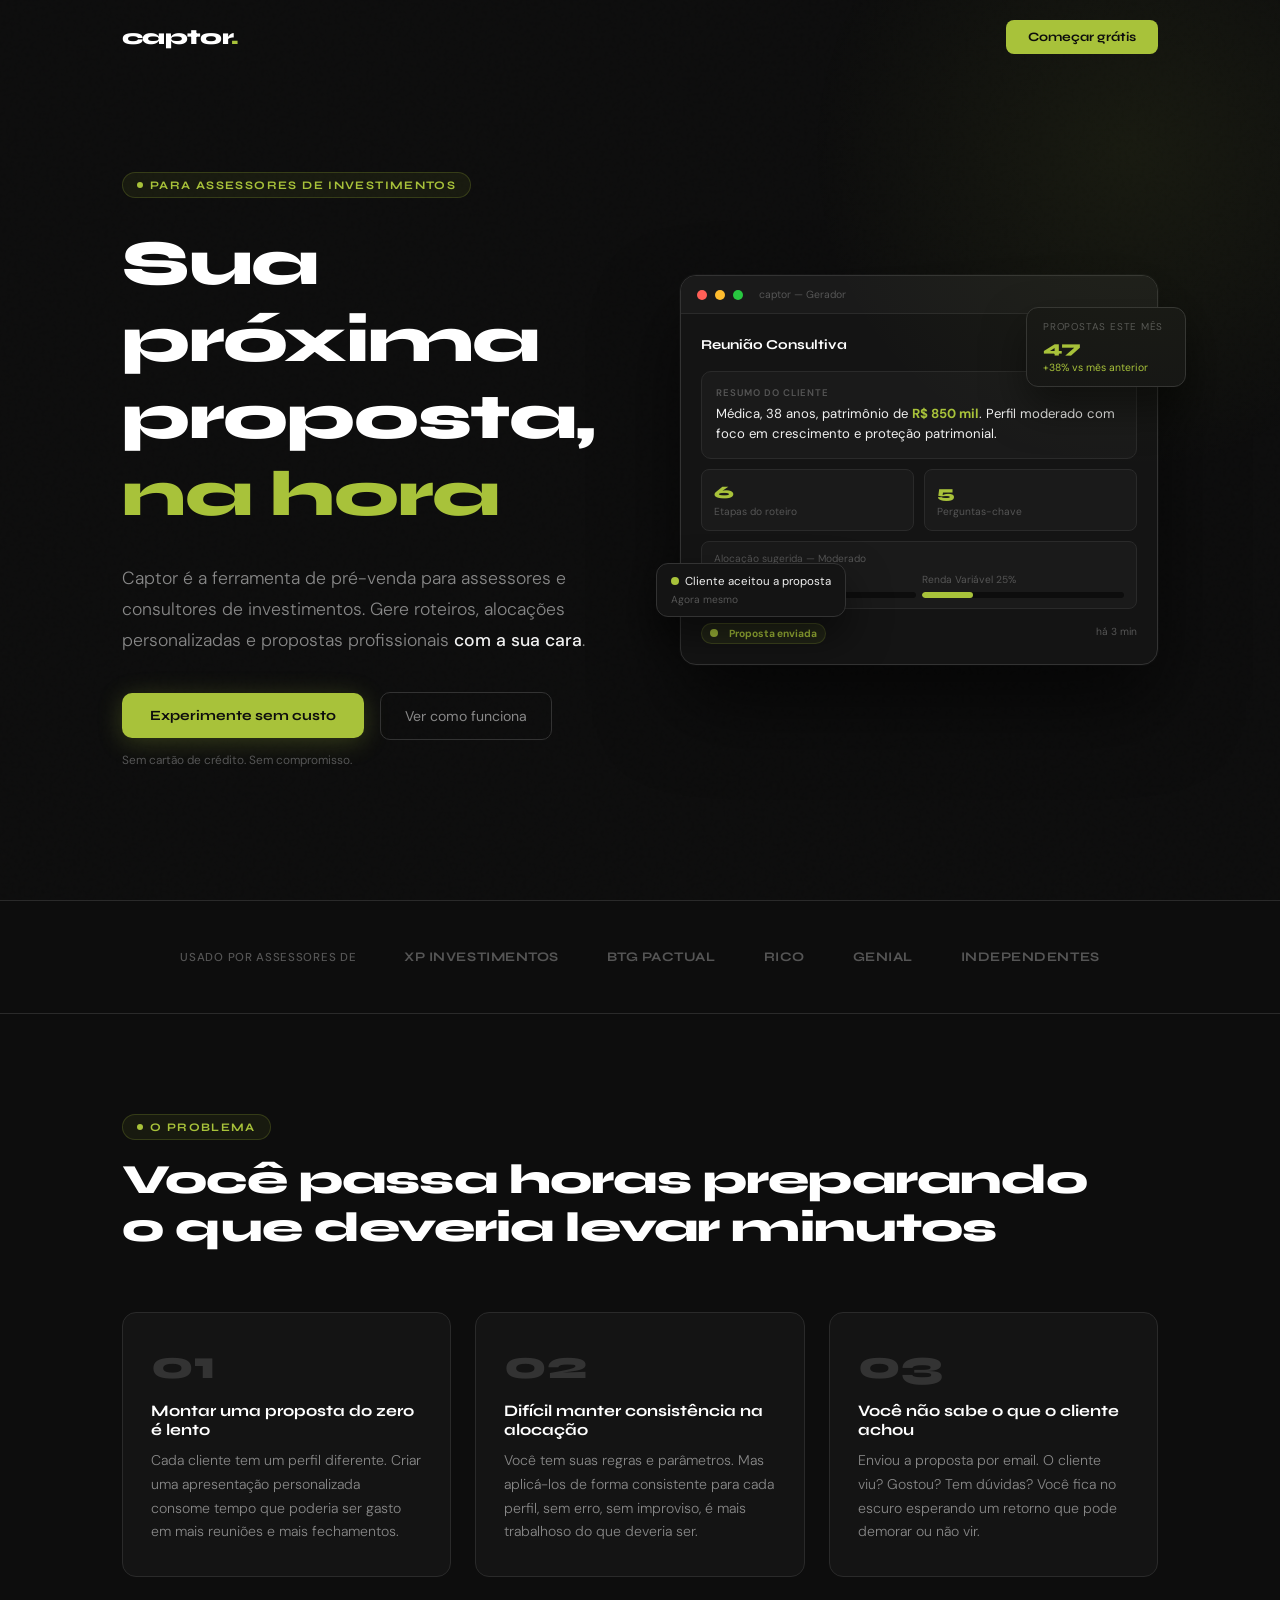
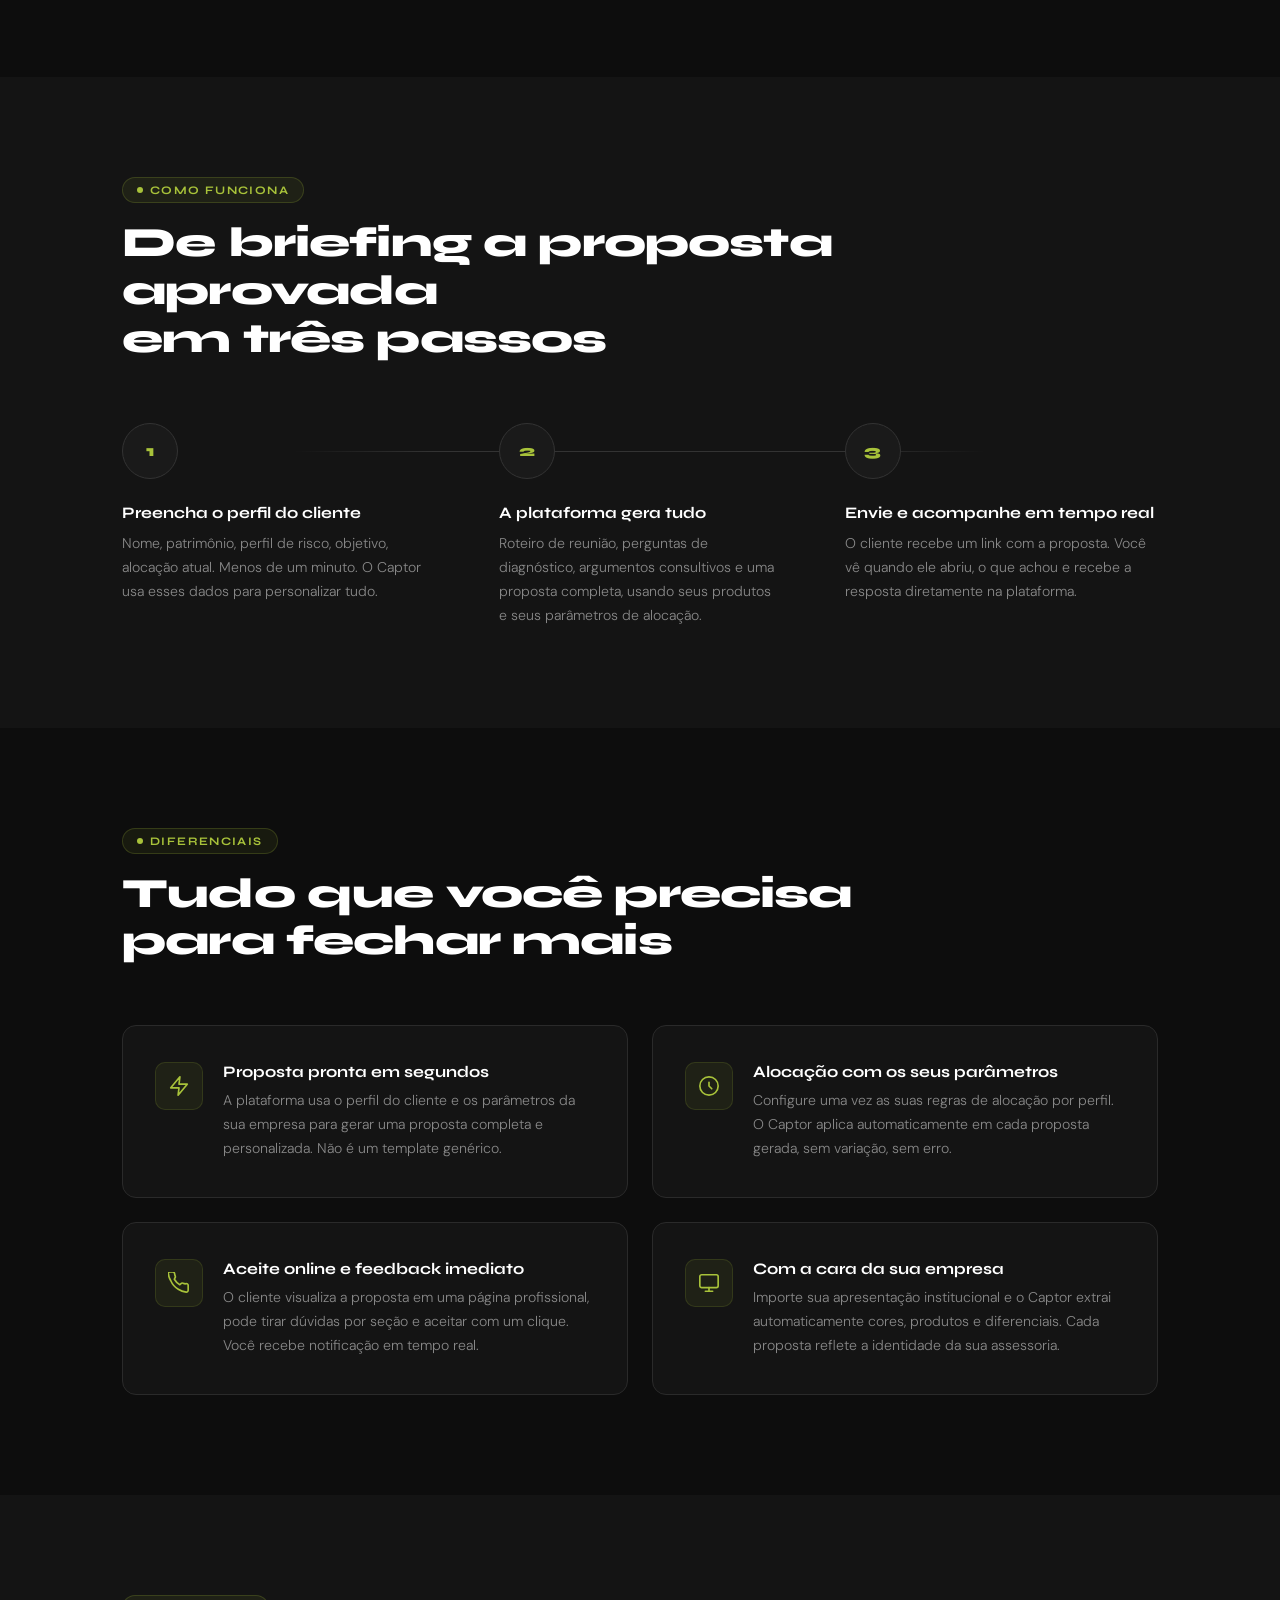
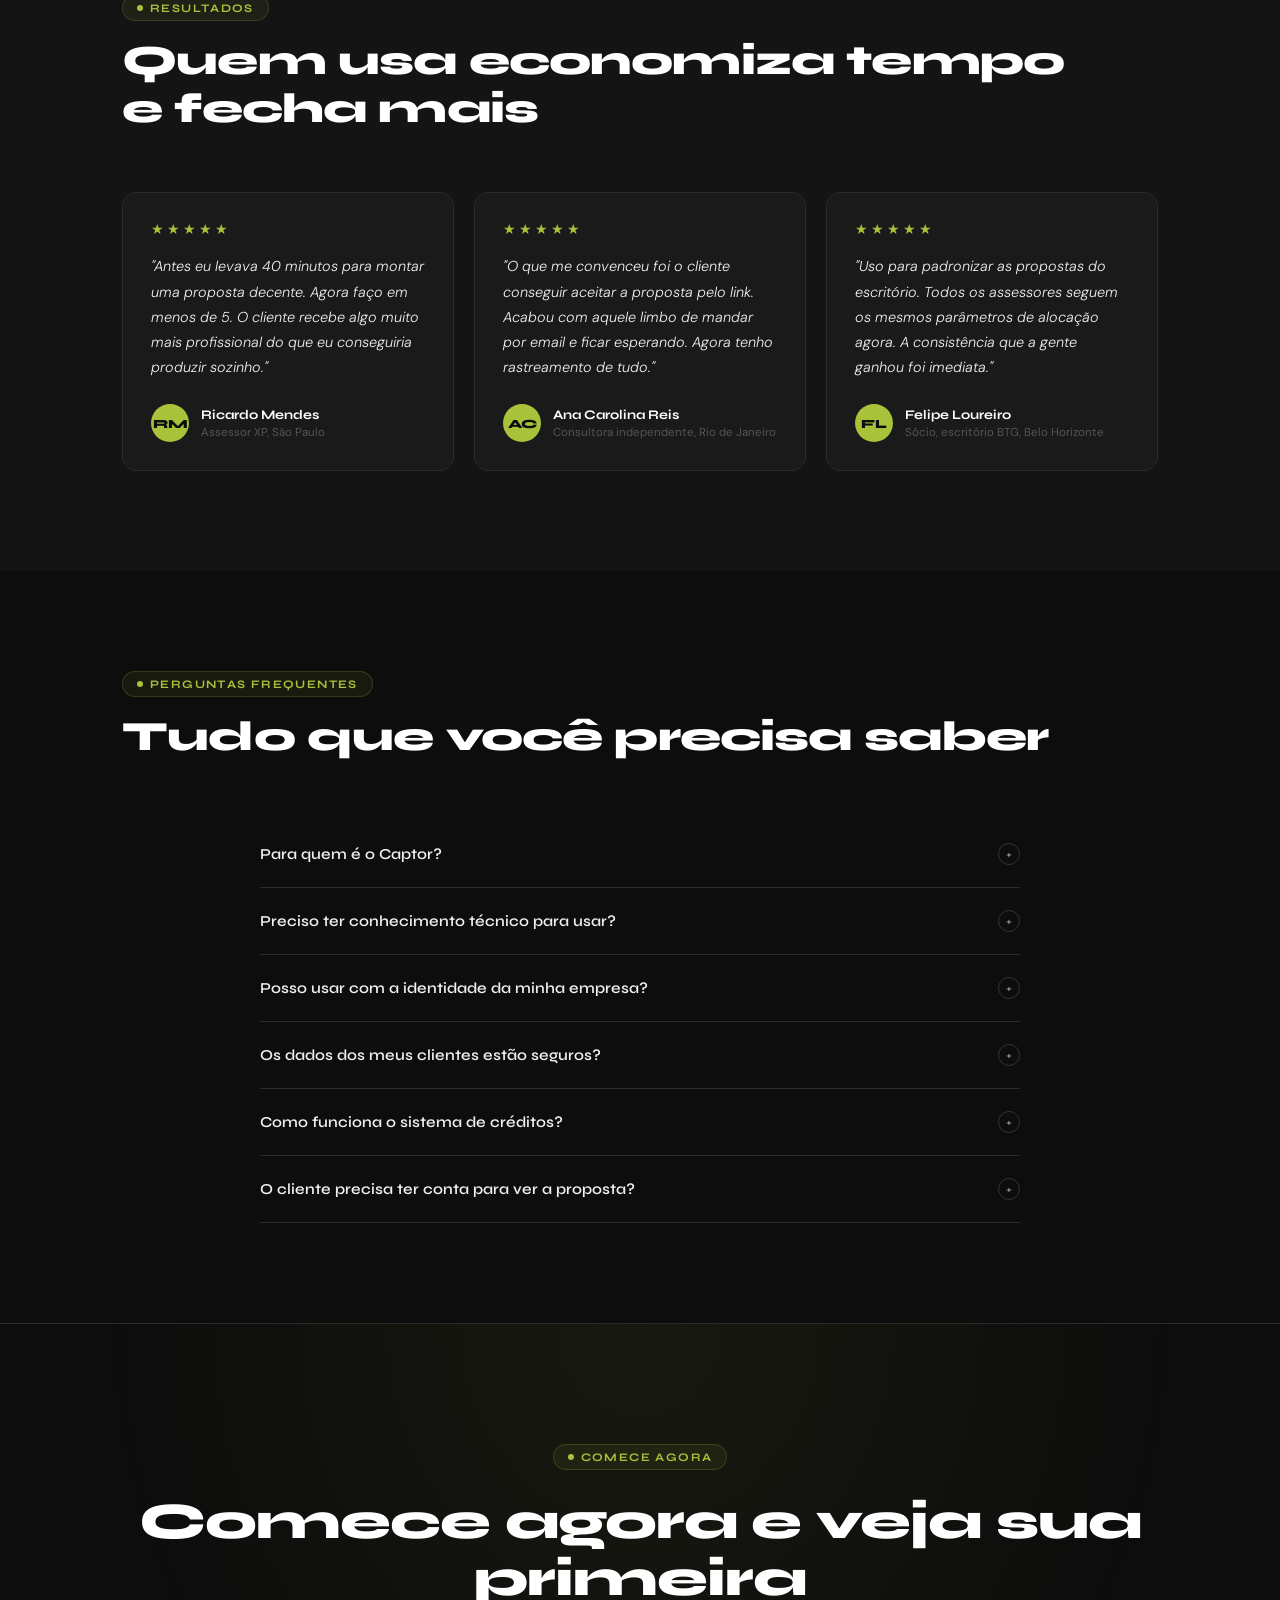
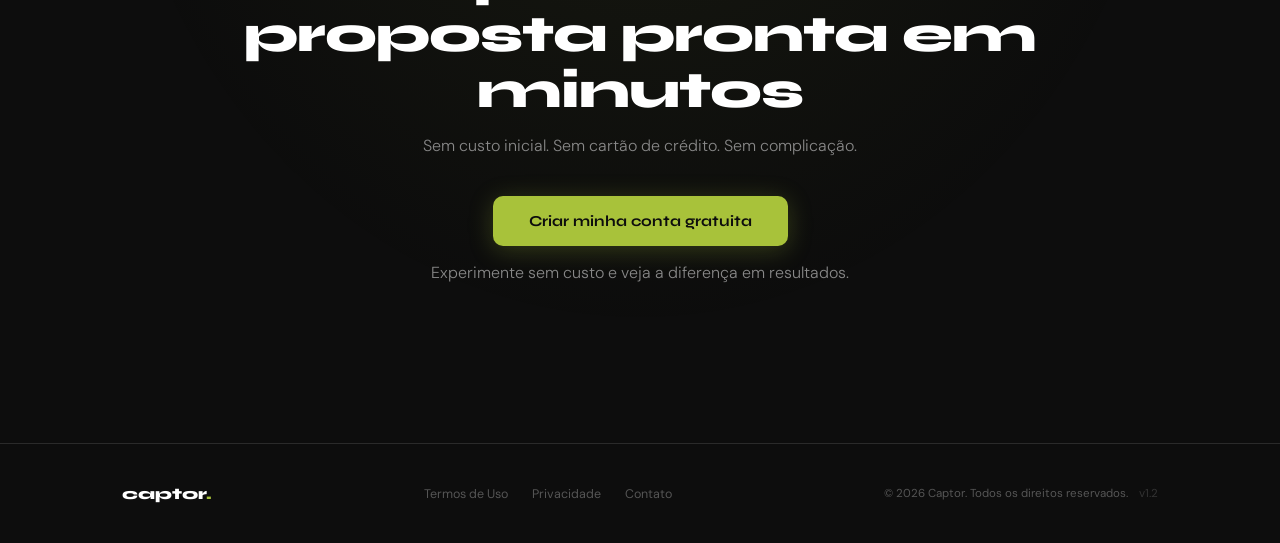
<file: lp.html>
<!DOCTYPE html>
<html lang="pt-BR">
<head>
<meta charset="UTF-8">
<meta name="viewport" content="width=device-width, initial-scale=1.0">
<title>Captor — Propostas de investimento em segundos</title>
<link rel="icon" type="image/x-icon" href="favicon.ico">
<link rel="preconnect" href="https://fonts.googleapis.com">
<link href="https://fonts.googleapis.com/css2?family=Syne:wght@400;600;700;800&family=DM+Sans:ital,wght@0,300;0,400;0,500;1,300&display=swap" rel="stylesheet">
<style>
/* ── RESET & BASE ── */
*{box-sizing:border-box;margin:0;padding:0}
:root{
  --bg:#0d0d0d;
  --bg2:#141414;
  --bg3:#1a1a1a;
  --bg4:#222;
  --border:#2a2a2a;
  --border2:#333;
  --lime:#a8c23a;
  --lime2:#bdd44a;
  --lime3:#c8e050;
  --lime-dim:rgba(168,194,58,.08);
  --lime-glow:rgba(168,194,58,.18);
  --text:#f0f0f0;
  --muted:#888;
  --dim:#555;
  --white:#fff;
  /* BRAND NAME — change here only */
  --brand:"Captor";
}
html{scroll-behavior:smooth;font-size:16px}
body{
  font-family:'DM Sans',sans-serif;
  background:var(--bg);
  color:var(--text);
  -webkit-font-smoothing:antialiased;
  overflow-x:hidden;
}
h1,h2,h3,h4{font-family:'Syne',sans-serif;letter-spacing:-.02em}
a{color:inherit;text-decoration:none}

/* ── NOISE TEXTURE OVERLAY ── */
body::before{
  content:'';
  position:fixed;inset:0;z-index:0;
  background-image:url("data:image/svg+xml,%3Csvg viewBox='0 0 256 256' xmlns='http://www.w3.org/2000/svg'%3E%3Cfilter id='noise'%3E%3CfeTurbulence type='fractalNoise' baseFrequency='0.9' numOctaves='4' stitchTiles='stitch'/%3E%3C/filter%3E%3Crect width='100%25' height='100%25' filter='url(%23noise)' opacity='0.04'/%3E%3C/svg%3E");
  pointer-events:none;opacity:.4;
}
section,nav,footer{position:relative;z-index:1}

/* ── UTILS ── */
.container{max-width:1100px;margin:0 auto;padding:0 32px}
.tag{
  display:inline-flex;align-items:center;gap:7px;
  background:var(--lime-dim);border:1px solid rgba(168,194,58,.2);
  color:var(--lime);font-family:'Syne',sans-serif;font-size:.72rem;
  font-weight:700;letter-spacing:.12em;text-transform:uppercase;
  padding:5px 14px;border-radius:20px;
}
.tag::before{content:'';width:6px;height:6px;border-radius:50%;background:var(--lime);display:inline-block}

/* ── NAV ── */
nav{
  position:fixed;top:0;left:0;right:0;z-index:100;
  padding:20px 0;
  transition:background .3s,border .3s,backdrop-filter .3s;
}
nav.scrolled{
  background:rgba(13,13,13,.85);
  border-bottom:1px solid var(--border);
  backdrop-filter:blur(16px);
  -webkit-backdrop-filter:blur(16px);
  padding:14px 0;
}
.nav-inner{
  max-width:1100px;margin:0 auto;padding:0 32px;
  display:flex;align-items:center;justify-content:space-between;
}
.nav-logo{
  font-family:'Syne',sans-serif;font-size:1.35rem;font-weight:800;
  color:var(--white);letter-spacing:-.03em;
}
.nav-logo span{color:var(--lime)}
.nav-cta{
  padding:9px 22px;background:var(--lime);color:#0d0d0d;
  font-family:'Syne',sans-serif;font-size:.8rem;font-weight:700;
  border-radius:8px;border:none;cursor:pointer;
  transition:background .2s,transform .15s;
  text-decoration:none;display:inline-block;
}
.nav-cta:hover{background:var(--lime2);transform:translateY(-1px)}

/* ── HERO ── */
.hero{
  min-height:100vh;display:flex;align-items:center;
  padding:120px 0 80px;
  position:relative;overflow:visible;
}
.hero::after{
  content:'';position:absolute;
  top:-200px;right:-200px;
  width:700px;height:700px;border-radius:50%;
  background:radial-gradient(circle,rgba(168,194,58,.07) 0%,transparent 65%);
  pointer-events:none;
}
.hero-inner{
  max-width:1100px;margin:0 auto;padding:0 32px;
  display:grid;grid-template-columns:1fr 1fr;gap:80px;align-items:center;
}
.hero-tag{margin-bottom:28px}
.hero h1{
  font-size:clamp(2.6rem,5vw,4rem);font-weight:800;
  line-height:1.2;color:var(--white);margin-bottom:20px;
  overflow:visible;
  padding-bottom:0.15em;
}
.hero h1 em{
  font-style:normal;color:var(--lime);
}
.hero-sub{
  font-size:1.1rem;color:var(--muted);line-height:1.75;
  max-width:480px;margin-bottom:36px;font-weight:300;
}
.hero-sub strong{color:var(--text);font-weight:500}
.hero-actions{display:flex;align-items:center;gap:16px;flex-wrap:wrap}
.btn-primary{
  padding:14px 28px;background:var(--lime);color:#0d0d0d;
  font-family:'Syne',sans-serif;font-size:.88rem;font-weight:700;
  border-radius:10px;border:none;cursor:pointer;
  transition:background .2s,transform .15s,box-shadow .2s;
  box-shadow:0 4px 24px rgba(168,194,58,.25);
  display:inline-block;text-align:center;
}
.btn-primary:hover{background:var(--lime2);transform:translateY(-2px);box-shadow:0 8px 32px rgba(168,194,58,.35)}
.btn-ghost{
  padding:14px 24px;background:transparent;color:var(--muted);
  font-family:'DM Sans',sans-serif;font-size:.88rem;font-weight:400;
  border:1px solid var(--border2);border-radius:10px;cursor:pointer;
  transition:border-color .2s,color .2s;display:inline-block;
}
.btn-ghost:hover{border-color:var(--lime);color:var(--lime)}
.hero-note{font-size:.74rem;color:var(--dim);margin-top:12px}

/* HERO VISUAL */
.hero-visual{position:relative}
.mockup{
  background:var(--bg2);border:1px solid var(--border2);
  border-radius:16px;overflow:hidden;
  box-shadow:0 40px 80px rgba(0,0,0,.6),0 0 0 1px rgba(255,255,255,.03);
}
.mockup-bar{
  background:var(--bg3);border-bottom:1px solid var(--border);
  padding:12px 16px;display:flex;align-items:center;gap:8px;
}
.dot{width:10px;height:10px;border-radius:50%}
.dot.r{background:#ff5f57}.dot.y{background:#febc2e}.dot.g{background:#28c840}
.mockup-content{padding:20px}
.m-header{display:flex;align-items:center;justify-content:space-between;margin-bottom:16px}
.m-title{font-family:'Syne',sans-serif;font-size:.85rem;font-weight:700;color:var(--white)}
.m-badge{background:var(--lime-dim);border:1px solid rgba(168,194,58,.25);color:var(--lime);font-size:.6rem;font-weight:700;text-transform:uppercase;letter-spacing:.1em;padding:3px 8px;border-radius:4px}
.m-card{background:var(--bg3);border:1px solid var(--border);border-radius:10px;padding:14px;margin-bottom:10px}
.m-card-label{font-size:.6rem;color:var(--dim);text-transform:uppercase;letter-spacing:.1em;margin-bottom:5px;font-weight:600}
.m-card-value{font-size:.82rem;color:var(--text);line-height:1.5}
.m-card-value strong{color:var(--lime)}
.m-grid{display:grid;grid-template-columns:1fr 1fr;gap:10px;margin-bottom:10px}
.m-stat{background:var(--bg3);border:1px solid var(--border);border-radius:8px;padding:12px}
.m-stat-n{font-family:'Syne',sans-serif;font-size:1.1rem;font-weight:800;color:var(--lime)}
.m-stat-l{font-size:.64rem;color:var(--dim);margin-top:2px}
.m-bar-wrap{background:var(--bg3);border:1px solid var(--border);border-radius:8px;padding:10px 12px}
.m-bar-label{font-size:.64rem;color:var(--dim);margin-bottom:6px}
.m-bar-track{background:var(--bg);border-radius:4px;height:6px;overflow:hidden}
.m-bar-fill{height:100%;border-radius:4px;background:var(--lime)}
.m-pill{display:inline-flex;align-items:center;gap:5px;background:rgba(168,194,58,.1);border:1px solid rgba(168,194,58,.2);color:var(--lime);font-size:.64rem;font-weight:700;padding:3px 8px;border-radius:20px;margin-top:4px}
.float-card{
  position:absolute;right:-28px;top:32px;
  background:var(--bg2);border:1px solid var(--border2);
  border-radius:12px;padding:12px 16px;
  box-shadow:0 20px 40px rgba(0,0,0,.5);
  font-size:.75rem;min-width:160px;
}
.float-card-label{color:var(--dim);font-size:.62rem;margin-bottom:4px;text-transform:uppercase;letter-spacing:.08em}
.float-card-val{font-family:'Syne',sans-serif;font-size:1.1rem;font-weight:800;color:var(--lime)}
.float-card2{
  position:absolute;left:-24px;bottom:48px;
  background:var(--bg2);border:1px solid var(--border2);
  border-radius:12px;padding:10px 14px;
  box-shadow:0 20px 40px rgba(0,0,0,.5);
  font-size:.75rem;
}
.pulse{width:8px;height:8px;border-radius:50%;background:var(--lime);display:inline-block;margin-right:6px;animation:pulse 2s ease-in-out infinite}
@keyframes pulse{0%,100%{opacity:1;transform:scale(1)}50%{opacity:.5;transform:scale(.8)}}

/* ── LOGOS ── */
.logos{padding:48px 0;border-top:1px solid var(--border);border-bottom:1px solid var(--border)}
.logos-inner{
  max-width:1100px;margin:0 auto;padding:0 32px;
  display:flex;align-items:center;gap:48px;flex-wrap:wrap;justify-content:center;
}
.logos-label{font-size:.72rem;color:var(--dim);font-weight:500;letter-spacing:.06em;text-transform:uppercase;white-space:nowrap}
.logo-item{
  font-family:'Syne',sans-serif;font-size:.82rem;font-weight:700;
  color:var(--dim);letter-spacing:.04em;text-transform:uppercase;
  transition:color .2s;
}
.logo-item:hover{color:var(--muted)}

/* ── SEÇÕES GENÉRICAS ── */
.section{padding:100px 0}
.section-tag{margin-bottom:16px}
.section-title{
  font-size:clamp(1.8rem,3.5vw,2.6rem);font-weight:800;
  color:var(--white);line-height:1.15;margin-bottom:16px;
}
.section-sub{font-size:1rem;color:var(--muted);line-height:1.75;max-width:560px;font-weight:300}

/* ── PROBLEMA ── */
.problema{background:var(--bg)}
.problema-grid{
  display:grid;grid-template-columns:repeat(3,1fr);gap:24px;margin-top:60px;
}
.prob-card{
  background:var(--bg2);border:1px solid var(--border);
  border-radius:14px;padding:32px 28px;
  transition:border-color .2s,transform .2s;
  position:relative;overflow:hidden;
}
.prob-card::before{
  content:'';position:absolute;top:0;left:0;right:0;height:2px;
  background:linear-gradient(90deg,transparent,var(--lime),transparent);
  opacity:0;transition:opacity .3s;
}
.prob-card:hover{border-color:var(--border2);transform:translateY(-4px)}
.prob-card:hover::before{opacity:.6}
.prob-num{
  font-family:'Syne',sans-serif;font-size:2.5rem;font-weight:800;
  color:var(--border2);margin-bottom:16px;line-height:1;
}
.prob-title{font-family:'Syne',sans-serif;font-size:1rem;font-weight:700;color:var(--white);margin-bottom:10px}
.prob-body{font-size:.88rem;color:var(--muted);line-height:1.7;font-weight:300}

/* ── COMO FUNCIONA ── */
.como{background:var(--bg2)}
.como-steps{
  display:grid;grid-template-columns:repeat(3,1fr);gap:0;
  margin-top:60px;position:relative;
}
.como-steps::before{
  content:'';position:absolute;top:28px;left:calc(33.333% / 2);
  right:calc(33.333% / 2);height:1px;
  background:linear-gradient(90deg,transparent,var(--border2) 20%,var(--border2) 80%,transparent);
}
.step{padding:0 32px;position:relative}
.step:first-child{padding-left:0}
.step:last-child{padding-right:0}
.step-num{
  width:56px;height:56px;border-radius:50%;
  background:var(--bg3);border:1px solid var(--border2);
  display:flex;align-items:center;justify-content:center;
  font-family:'Syne',sans-serif;font-size:1rem;font-weight:800;
  color:var(--lime);margin-bottom:24px;position:relative;z-index:1;
}
.step-title{font-family:'Syne',sans-serif;font-size:1rem;font-weight:700;color:var(--white);margin-bottom:10px}
.step-body{font-size:.88rem;color:var(--muted);line-height:1.7;font-weight:300}

/* ── FEATURES ── */
.features{background:var(--bg)}
.features-grid{
  display:grid;grid-template-columns:repeat(2,1fr);gap:24px;margin-top:60px;
}
.feat-card{
  background:var(--bg2);border:1px solid var(--border);
  border-radius:14px;padding:36px 32px;
  display:grid;grid-template-columns:48px 1fr;gap:20px;align-items:start;
  transition:border-color .25s,background .25s;
}
.feat-card:hover{border-color:rgba(168,194,58,.25);background:rgba(168,194,58,.03)}
.feat-icon{
  width:48px;height:48px;border-radius:10px;
  background:var(--lime-dim);border:1px solid rgba(168,194,58,.15);
  display:flex;align-items:center;justify-content:center;flex-shrink:0;
}
.feat-icon svg{color:var(--lime)}
.feat-title{font-family:'Syne',sans-serif;font-size:1rem;font-weight:700;color:var(--white);margin-bottom:8px}
.feat-body{font-size:.88rem;color:var(--muted);line-height:1.7;font-weight:300}

/* ── DEPOIMENTOS ── */
.depos{background:var(--bg2);overflow:hidden}
.depos-grid{
  display:grid;grid-template-columns:repeat(3,1fr);gap:20px;margin-top:60px;
}
.depo-card{
  background:var(--bg3);border:1px solid var(--border);
  border-radius:14px;padding:28px;
}
.depo-stars{color:var(--lime);font-size:.85rem;margin-bottom:16px;letter-spacing:3px}
.depo-text{
  font-size:.9rem;color:var(--text);line-height:1.75;
  font-weight:300;font-style:italic;margin-bottom:24px;
}
.depo-author{display:flex;align-items:center;gap:12px}
.depo-avatar{
  width:38px;height:38px;border-radius:50%;
  background:var(--lime);color:#0d0d0d;
  font-family:'Syne',sans-serif;font-size:.78rem;font-weight:800;
  display:flex;align-items:center;justify-content:center;flex-shrink:0;
}
.depo-name{font-family:'Syne',sans-serif;font-size:.82rem;font-weight:700;color:var(--white)}
.depo-role{font-size:.72rem;color:var(--dim);margin-top:2px}

/* ── FAQ ── */
.faq{background:var(--bg)}
.faq-list{max-width:760px;margin:60px auto 0}
.faq-item{border-bottom:1px solid var(--border);overflow:hidden}
.faq-q{
  width:100%;display:flex;align-items:center;justify-content:space-between;gap:16px;
  padding:22px 0;background:transparent;border:none;cursor:pointer;text-align:left;
  font-family:'Syne',sans-serif;font-size:.95rem;font-weight:600;color:var(--text);
  transition:color .2s;
}
.faq-q:hover{color:var(--lime)}
.faq-arrow{
  width:22px;height:22px;border-radius:50%;border:1px solid var(--border2);
  display:flex;align-items:center;justify-content:center;flex-shrink:0;
  color:var(--muted);font-size:.7rem;transition:transform .25s,border-color .2s,color .2s;
}
.faq-item.open .faq-arrow{transform:rotate(45deg);border-color:var(--lime);color:var(--lime)}
.faq-a{
  font-size:.88rem;color:var(--muted);line-height:1.75;font-weight:300;
  max-height:0;overflow:hidden;transition:max-height .3s ease,padding .3s;
  padding-bottom:0;
}
.faq-item.open .faq-a{max-height:200px;padding-bottom:20px}

/* ── CTA FINAL ── */
.cta-final{
  padding:120px 0;
  background:radial-gradient(ellipse at 50% 0%, rgba(168,194,58,.07) 0%, transparent 60%);
  text-align:center;
  border-top:1px solid var(--border);
}
.cta-final h2{
  font-size:clamp(2rem,4vw,3.2rem);font-weight:800;
  color:var(--white);margin-bottom:16px;line-height:1.1;
}
.cta-final p{
  font-size:1rem;color:var(--muted);margin-bottom:40px;font-weight:300;
}
.cta-final-note{font-size:.74rem;color:var(--dim);margin-top:16px}

/* ── FOOTER ── */
footer{
  padding:40px 0;border-top:1px solid var(--border);
  background:var(--bg);
}
.footer-inner{
  max-width:1100px;margin:0 auto;padding:0 32px;
  display:flex;align-items:center;justify-content:space-between;flex-wrap:wrap;gap:16px;
}
.footer-logo{font-family:'Syne',sans-serif;font-size:1rem;font-weight:800;color:var(--white)}
.footer-logo span{color:var(--lime)}
.footer-links{display:flex;gap:24px}
.footer-links a{font-size:.78rem;color:var(--dim);transition:color .2s}
.footer-links a:hover{color:var(--muted)}
.footer-copy{font-size:.72rem;color:var(--dim)}

/* ── ANIMAÇÕES ── */
.fade-up{opacity:0;transform:translateY(24px);transition:opacity .6s ease,transform .6s ease}
.fade-up.visible{opacity:1;transform:translateY(0)}

/* ── RESPONSIVE ── */
@media(max-width:900px){
  .hero-inner{grid-template-columns:1fr;gap:60px}
  .hero-visual{display:none}
  .problema-grid,.como-steps,.features-grid,.depos-grid{grid-template-columns:1fr}
  .como-steps::before{display:none}
  .step{padding:0;margin-bottom:40px}
}
@media(max-width:600px){
  .container{padding:0 20px}
  .nav-inner{padding:0 20px}
  .section{padding:70px 0}
  .logos-inner{gap:24px}
}
</style>
</head>
<body>

<!-- NAV -->
<nav id="nav">
  <div class="nav-inner">
    <div class="nav-logo">captor<span>.</span></div>
    <a href="https://cafreitas.github.io/captor/?signup=1" class="nav-cta">Começar grátis</a>
  </div>
</nav>

<!-- HERO -->
<section class="hero">
  <div class="hero-inner">
    <div class="hero-left">
      <div class="hero-tag fade-up">
        <span class="tag">Para assessores de investimentos</span>
      </div>
      <h1 class="fade-up" style="animation-delay:.1s">
        Sua próxima proposta,<br><em>na hora</em>
      </h1>
      <p class="hero-sub fade-up" style="animation-delay:.2s">
        Captor é a ferramenta de pré-venda para assessores e consultores de investimentos. Gere roteiros, alocações personalizadas e propostas profissionais <strong>com a sua cara</strong>.
      </p>
      <div class="hero-actions fade-up" style="animation-delay:.3s">
        <a href="https://cafreitas.github.io/captor/?signup=1" class="btn-primary">Experimente sem custo</a>
        <a href="#como" class="btn-ghost">Ver como funciona</a>
      </div>
      <p class="hero-note fade-up" style="animation-delay:.4s">Sem cartão de crédito. Sem compromisso.</p>
    </div>
    <div class="hero-visual fade-up" style="animation-delay:.25s">
      <div class="mockup">
        <div class="mockup-bar">
          <div class="dot r"></div><div class="dot y"></div><div class="dot g"></div>
          <div style="margin-left:8px;font-size:.65rem;color:var(--dim)">captor — Gerador</div>
        </div>
        <div class="mockup-content">
          <div class="m-header">
            <div class="m-title">Reunião Consultiva</div>
            <div class="m-badge">Gerado</div>
          </div>
          <div class="m-card">
            <div class="m-card-label">Resumo do cliente</div>
            <div class="m-card-value">Médica, 38 anos, patrimônio de <strong>R$ 850 mil</strong>. Perfil moderado com foco em crescimento e proteção patrimonial.</div>
          </div>
          <div class="m-grid">
            <div class="m-stat"><div class="m-stat-n">6</div><div class="m-stat-l">Etapas do roteiro</div></div>
            <div class="m-stat"><div class="m-stat-n">5</div><div class="m-stat-l">Perguntas-chave</div></div>
          </div>
          <div class="m-bar-wrap">
            <div class="m-bar-label">Alocação sugerida — Moderado</div>
            <div style="display:grid;grid-template-columns:1fr 1fr;gap:6px;margin-top:8px">
              <div><div class="m-bar-label">Renda Fixa 60%</div><div class="m-bar-track"><div class="m-bar-fill" style="width:60%"></div></div></div>
              <div><div class="m-bar-label">Renda Variável 25%</div><div class="m-bar-track"><div class="m-bar-fill" style="width:25%"></div></div></div>
            </div>
          </div>
          <div style="margin-top:10px;display:flex;align-items:center;justify-content:space-between">
            <div class="m-pill"><span class="pulse"></span>Proposta enviada</div>
            <div style="font-size:.64rem;color:var(--dim)">há 3 min</div>
          </div>
        </div>
      </div>
      <div class="float-card">
        <div class="float-card-label">Propostas este mês</div>
        <div class="float-card-val">47</div>
        <div style="font-size:.65rem;color:var(--lime);margin-top:3px">+38% vs mês anterior</div>
      </div>
      <div class="float-card2">
        <div style="display:flex;align-items:center;font-size:.72rem;color:var(--text)"><span class="pulse"></span>Cliente aceitou a proposta</div>
        <div style="font-size:.64rem;color:var(--dim);margin-top:4px">Agora mesmo</div>
      </div>
    </div>
  </div>
</section>

<!-- LOGOS -->
<div class="logos fade-up">
  <div class="logos-inner">
    <span class="logos-label">Usado por assessores de</span>
    <span class="logo-item">XP Investimentos</span>
    <span class="logo-item">BTG Pactual</span>
    <span class="logo-item">Rico</span>
    <span class="logo-item">Genial</span>
    <span class="logo-item">Independentes</span>
  </div>
</div>

<!-- PROBLEMA -->
<section class="problema section">
  <div class="container">
    <div class="section-tag fade-up"><span class="tag">O problema</span></div>
    <h2 class="section-title fade-up">Você passa horas preparando<br>o que deveria levar minutos</h2>
    <div class="problema-grid">
      <div class="prob-card fade-up">
        <div class="prob-num">01</div>
        <div class="prob-title">Montar uma proposta do zero é lento</div>
        <p class="prob-body">Cada cliente tem um perfil diferente. Criar uma apresentação personalizada consome tempo que poderia ser gasto em mais reuniões e mais fechamentos.</p>
      </div>
      <div class="prob-card fade-up" style="animation-delay:.1s">
        <div class="prob-num">02</div>
        <div class="prob-title">Difícil manter consistência na alocação</div>
        <p class="prob-body">Você tem suas regras e parâmetros. Mas aplicá-los de forma consistente para cada perfil, sem erro, sem improviso, é mais trabalhoso do que deveria ser.</p>
      </div>
      <div class="prob-card fade-up" style="animation-delay:.2s">
        <div class="prob-num">03</div>
        <div class="prob-title">Você não sabe o que o cliente achou</div>
        <p class="prob-body">Enviou a proposta por email. O cliente viu? Gostou? Tem dúvidas? Você fica no escuro esperando um retorno que pode demorar ou não vir.</p>
      </div>
    </div>
  </div>
</section>

<!-- COMO FUNCIONA -->
<section class="como section" id="como">
  <div class="container">
    <div class="section-tag fade-up"><span class="tag">Como funciona</span></div>
    <h2 class="section-title fade-up">De briefing a proposta aprovada<br>em três passos</h2>
    <div class="como-steps">
      <div class="step fade-up">
        <div class="step-num">1</div>
        <div class="step-title">Preencha o perfil do cliente</div>
        <p class="step-body">Nome, patrimônio, perfil de risco, objetivo, alocação atual. Menos de um minuto. O Captor usa esses dados para personalizar tudo.</p>
      </div>
      <div class="step fade-up" style="animation-delay:.1s">
        <div class="step-num">2</div>
        <div class="step-title">A plataforma gera tudo</div>
        <p class="step-body">Roteiro de reunião, perguntas de diagnóstico, argumentos consultivos e uma proposta completa, usando seus produtos e seus parâmetros de alocação.</p>
      </div>
      <div class="step fade-up" style="animation-delay:.2s">
        <div class="step-num">3</div>
        <div class="step-title">Envie e acompanhe em tempo real</div>
        <p class="step-body">O cliente recebe um link com a proposta. Você vê quando ele abriu, o que achou e recebe a resposta diretamente na plataforma.</p>
      </div>
    </div>
  </div>
</section>

<!-- FEATURES -->
<section class="features section">
  <div class="container">
    <div class="section-tag fade-up"><span class="tag">Diferenciais</span></div>
    <h2 class="section-title fade-up">Tudo que você precisa<br>para fechar mais</h2>
    <div class="features-grid">
      <div class="feat-card fade-up">
        <div class="feat-icon">
          <svg width="22" height="22" viewBox="0 0 24 24" fill="none" stroke="currentColor" stroke-width="1.8" stroke-linecap="round" stroke-linejoin="round"><polygon points="13 2 3 14 12 14 11 22 21 10 12 10 13 2"/></svg>
        </div>
        <div>
          <div class="feat-title">Proposta pronta em segundos</div>
          <p class="feat-body">A plataforma usa o perfil do cliente e os parâmetros da sua empresa para gerar uma proposta completa e personalizada. Não é um template genérico.</p>
        </div>
      </div>
      <div class="feat-card fade-up" style="animation-delay:.1s">
        <div class="feat-icon">
          <svg width="22" height="22" viewBox="0 0 24 24" fill="none" stroke="currentColor" stroke-width="1.8" stroke-linecap="round" stroke-linejoin="round"><circle cx="12" cy="12" r="10"/><path d="M12 8v4l3 3"/></svg>
        </div>
        <div>
          <div class="feat-title">Alocação com os seus parâmetros</div>
          <p class="feat-body">Configure uma vez as suas regras de alocação por perfil. O Captor aplica automaticamente em cada proposta gerada, sem variação, sem erro.</p>
        </div>
      </div>
      <div class="feat-card fade-up" style="animation-delay:.15s">
        <div class="feat-icon">
          <svg width="22" height="22" viewBox="0 0 24 24" fill="none" stroke="currentColor" stroke-width="1.8" stroke-linecap="round" stroke-linejoin="round"><path d="M22 16.92v3a2 2 0 01-2.18 2 19.79 19.79 0 01-8.63-3.07A19.5 19.5 0 013.07 9.6 19.79 19.79 0 01.22 1 2 2 0 012.2 0h3a2 2 0 012 1.72c.127.96.361 1.903.7 2.81a2 2 0 01-.45 2.11L6.91 7.91a16 16 0 006 6l1.27-1.27a2 2 0 012.11-.45c.907.339 1.85.573 2.81.7A2 2 0 0122 14.92z"/></svg>
        </div>
        <div>
          <div class="feat-title">Aceite online e feedback imediato</div>
          <p class="feat-body">O cliente visualiza a proposta em uma página profissional, pode tirar dúvidas por seção e aceitar com um clique. Você recebe notificação em tempo real.</p>
        </div>
      </div>
      <div class="feat-card fade-up" style="animation-delay:.2s">
        <div class="feat-icon">
          <svg width="22" height="22" viewBox="0 0 24 24" fill="none" stroke="currentColor" stroke-width="1.8" stroke-linecap="round" stroke-linejoin="round"><rect x="2" y="3" width="20" height="14" rx="2"/><path d="M8 21h8M12 17v4"/></svg>
        </div>
        <div>
          <div class="feat-title">Com a cara da sua empresa</div>
          <p class="feat-body">Importe sua apresentação institucional e o Captor extrai automaticamente cores, produtos e diferenciais. Cada proposta reflete a identidade da sua assessoria.</p>
        </div>
      </div>
    </div>
  </div>
</section>

<!-- DEPOIMENTOS -->
<section class="depos section">
  <div class="container">
    <div class="section-tag fade-up"><span class="tag">Resultados</span></div>
    <h2 class="section-title fade-up">Quem usa economiza tempo<br>e fecha mais</h2>
    <div class="depos-grid">
      <div class="depo-card fade-up">
        <div class="depo-stars">★★★★★</div>
        <p class="depo-text">"Antes eu levava 40 minutos para montar uma proposta decente. Agora faço em menos de 5. O cliente recebe algo muito mais profissional do que eu conseguiria produzir sozinho."</p>
        <div class="depo-author">
          <div class="depo-avatar">RM</div>
          <div>
            <div class="depo-name">Ricardo Mendes</div>
            <div class="depo-role">Assessor XP, São Paulo</div>
          </div>
        </div>
      </div>
      <div class="depo-card fade-up" style="animation-delay:.1s">
        <div class="depo-stars">★★★★★</div>
        <p class="depo-text">"O que me convenceu foi o cliente conseguir aceitar a proposta pelo link. Acabou com aquele limbo de mandar por email e ficar esperando. Agora tenho rastreamento de tudo."</p>
        <div class="depo-author">
          <div class="depo-avatar">AC</div>
          <div>
            <div class="depo-name">Ana Carolina Reis</div>
            <div class="depo-role">Consultora independente, Rio de Janeiro</div>
          </div>
        </div>
      </div>
      <div class="depo-card fade-up" style="animation-delay:.2s">
        <div class="depo-stars">★★★★★</div>
        <p class="depo-text">"Uso para padronizar as propostas do escritório. Todos os assessores seguem os mesmos parâmetros de alocação agora. A consistência que a gente ganhou foi imediata."</p>
        <div class="depo-author">
          <div class="depo-avatar">FL</div>
          <div>
            <div class="depo-name">Felipe Loureiro</div>
            <div class="depo-role">Sócio, escritório BTG, Belo Horizonte</div>
          </div>
        </div>
      </div>
    </div>
  </div>
</section>

<!-- FAQ -->
<section class="faq section">
  <div class="container">
    <div class="section-tag fade-up"><span class="tag">Perguntas frequentes</span></div>
    <h2 class="section-title fade-up">Tudo que você precisa saber</h2>
    <div class="faq-list">
      <div class="faq-item fade-up">
        <button class="faq-q" onclick="toggleFaq(this)">
          Para quem é o Captor?
          <span class="faq-arrow">+</span>
        </button>
        <div class="faq-a">Para assessores de investimentos, consultores financeiros e profissionais de pré-venda de produtos financeiros. Tanto independentes quanto associados a uma credenciadora.</div>
      </div>
      <div class="faq-item fade-up">
        <button class="faq-q" onclick="toggleFaq(this)">
          Preciso ter conhecimento técnico para usar?
          <span class="faq-arrow">+</span>
        </button>
        <div class="faq-a">Não. O Captor foi desenvolvido para ser usado em minutos, sem configuração complexa. Você importa sua apresentação institucional em PDF ou PPTX e já está pronto para gerar sua primeira proposta.</div>
      </div>
      <div class="faq-item fade-up">
        <button class="faq-q" onclick="toggleFaq(this)">
          Posso usar com a identidade da minha empresa?
          <span class="faq-arrow">+</span>
        </button>
        <div class="faq-a">Sim. O Captor detecta automaticamente as cores, produtos e o perfil da sua empresa a partir da sua apresentação. Cada proposta gerada reflete a identidade visual da sua assessoria.</div>
      </div>
      <div class="faq-item fade-up">
        <button class="faq-q" onclick="toggleFaq(this)">
          Os dados dos meus clientes estão seguros?
          <span class="faq-arrow">+</span>
        </button>
        <div class="faq-a">Sim. Os dados são armazenados com criptografia e nunca são compartilhados com terceiros. A plataforma opera em conformidade com a LGPD (Lei nº 13.709/2018).</div>
      </div>
      <div class="faq-item fade-up">
        <button class="faq-q" onclick="toggleFaq(this)">
          Como funciona o sistema de créditos?
          <span class="faq-arrow">+</span>
        </button>
        <div class="faq-a">Cada geração de proposta, extração de apresentação ou regeneração consome uma fração de crédito. Você começa com créditos gratuitos, sem cartão de crédito. Recarregue quando precisar, no volume que fizer sentido para você.</div>
      </div>
      <div class="faq-item fade-up">
        <button class="faq-q" onclick="toggleFaq(this)">
          O cliente precisa ter conta para ver a proposta?
          <span class="faq-arrow">+</span>
        </button>
        <div class="faq-a">Não. O cliente recebe um link e acessa a proposta diretamente no navegador, sem precisar criar conta ou instalar nada. A página é profissional e tem a cara da sua empresa.</div>
      </div>
    </div>
  </div>
</section>

<!-- CTA FINAL -->
<section class="cta-final" id="signup">
  <div class="container">
    <div class="section-tag fade-up" style="justify-content:center;margin-bottom:24px">
      <span class="tag">Comece agora</span>
    </div>
    <h2 class="fade-up">Comece agora e veja sua primeira<br>proposta pronta em minutos</h2>
    <p class="fade-up">Sem custo inicial. Sem cartão de crédito. Sem complicação.</p>
    <a href="https://cafreitas.github.io/captor/?signup=1" class="btn-primary fade-up" style="font-size:.95rem;padding:16px 36px">
      Criar minha conta gratuita
    </a>
    <p class="cta-final-note fade-up">Experimente sem custo e veja a diferença em resultados.</p>
  </div>
</section>

<!-- FOOTER -->
<footer>
  <div class="footer-inner">
    <div class="footer-logo">captor<span>.</span></div>
    <div class="footer-links">
      <a href="#">Termos de Uso</a>
      <a href="#">Privacidade</a>
      <a href="#">Contato</a>
    </div>
    <div class="footer-copy">© 2026 Captor. Todos os direitos reservados. <span style="color:var(--border2);margin-left:8px">v1.2</span></div>
  </div>
</footer>

<script>
// Nav scroll
window.addEventListener('scroll', function(){
  document.getElementById('nav').classList.toggle('scrolled', window.scrollY > 40);
});

// FAQ toggle
function toggleFaq(btn){
  var item = btn.parentElement;
  var isOpen = item.classList.contains('open');
  document.querySelectorAll('.faq-item').forEach(function(i){ i.classList.remove('open'); });
  if(!isOpen) item.classList.add('open');
}

// Intersection observer para fade-up
var io = new IntersectionObserver(function(entries){
  entries.forEach(function(e){
    if(e.isIntersecting){ e.target.classList.add('visible'); io.unobserve(e.target); }
  });
}, {threshold:0.1, rootMargin:'0px 0px -40px 0px'});
document.querySelectorAll('.fade-up').forEach(function(el){ io.observe(el); });
</script>
</body>
</html>
</file>
